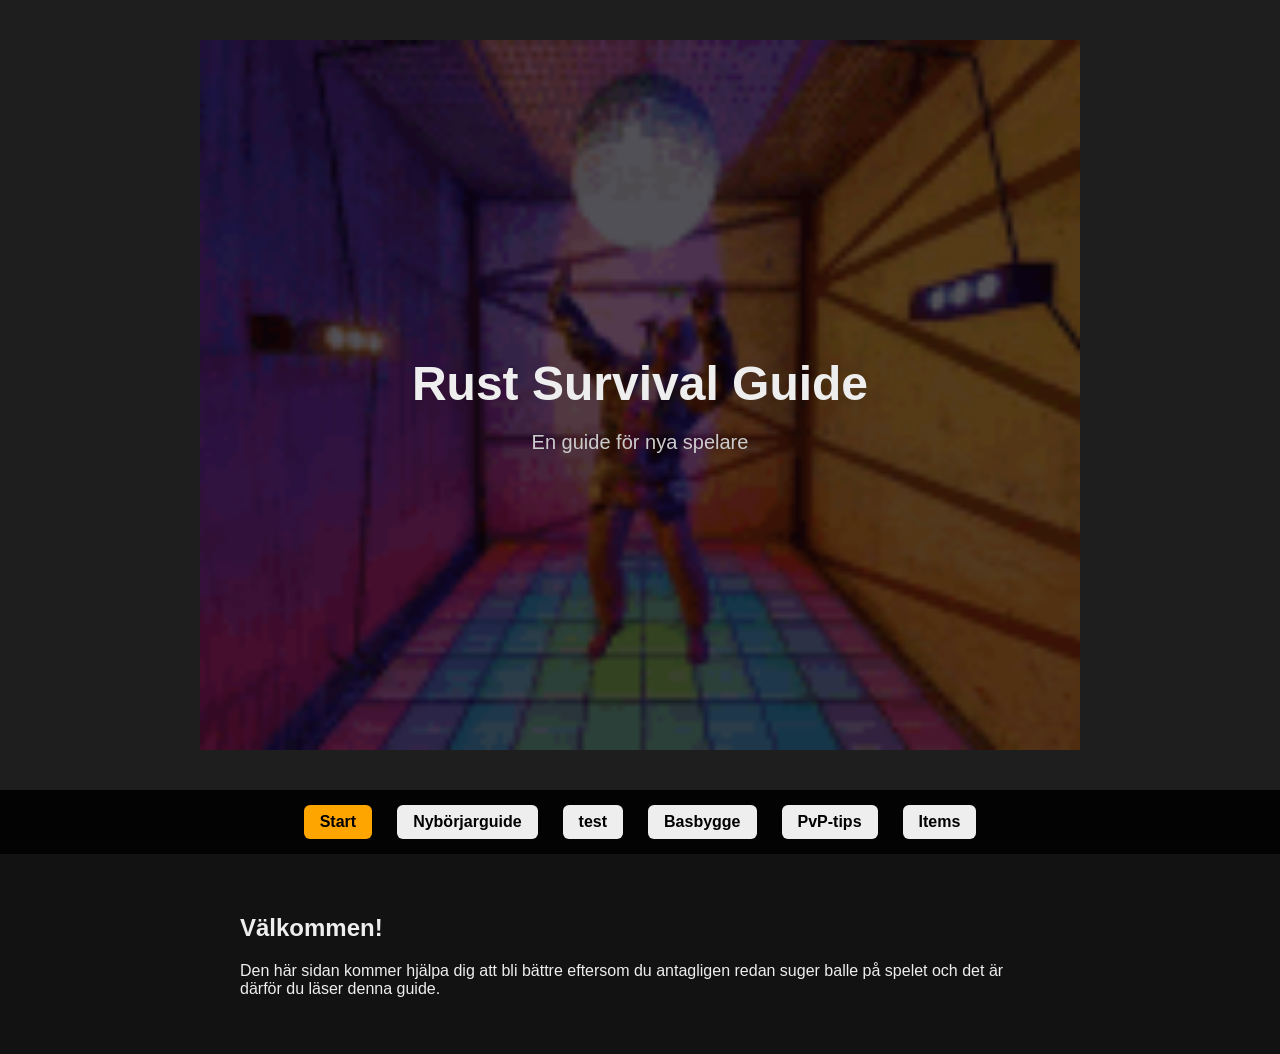
<file: index.html>
<!DOCTYPE html>
<html lang="sv">
<head>
    <meta charset="UTF-8">
    <title>Rust Survival Guide</title>
    <link rel="preconnect" href="https://fonts.googleapis.com">
    <link rel="preconnect" href="https://fonts.gstatic.com" crossorigin>
    <link href="https://fonts.googleapis.com/css2?family=Montserrat:wght@400;700;900&family=Open+Sans:wght@400;600&display=swap" rel="stylesheet">
    <link rel="stylesheet" href="style.css">
    <meta name="viewport" content="width=device-width, initial-scale=1.0">
</head>
<body>    

<header>

<section class="hero">
    <div class="hero-content">
        <h1>Rust Survival Guide</h1>
        <p>En guide för nya spelare</p>
    </div>
</section>
</header>

<nav>
    <a href="index.html" class="active">Start</a>
    <a href="nyborjare.html">Nybörjarguide</a>
    <a href="test.php">test</a>
    <a href="basbygge.html">Basbygge</a>
    <a href="pvp.html">PvP-tips</a>
    <a href="items.html">Items</a>
</nav>

<section id="start">
    <h2>Välkommen!</h2>
    <p>Den här sidan kommer hjälpa dig att bli bättre eftersom du antagligen redan suger balle på spelet och det är därför du läser denna guide.</p>
</section>
</file>
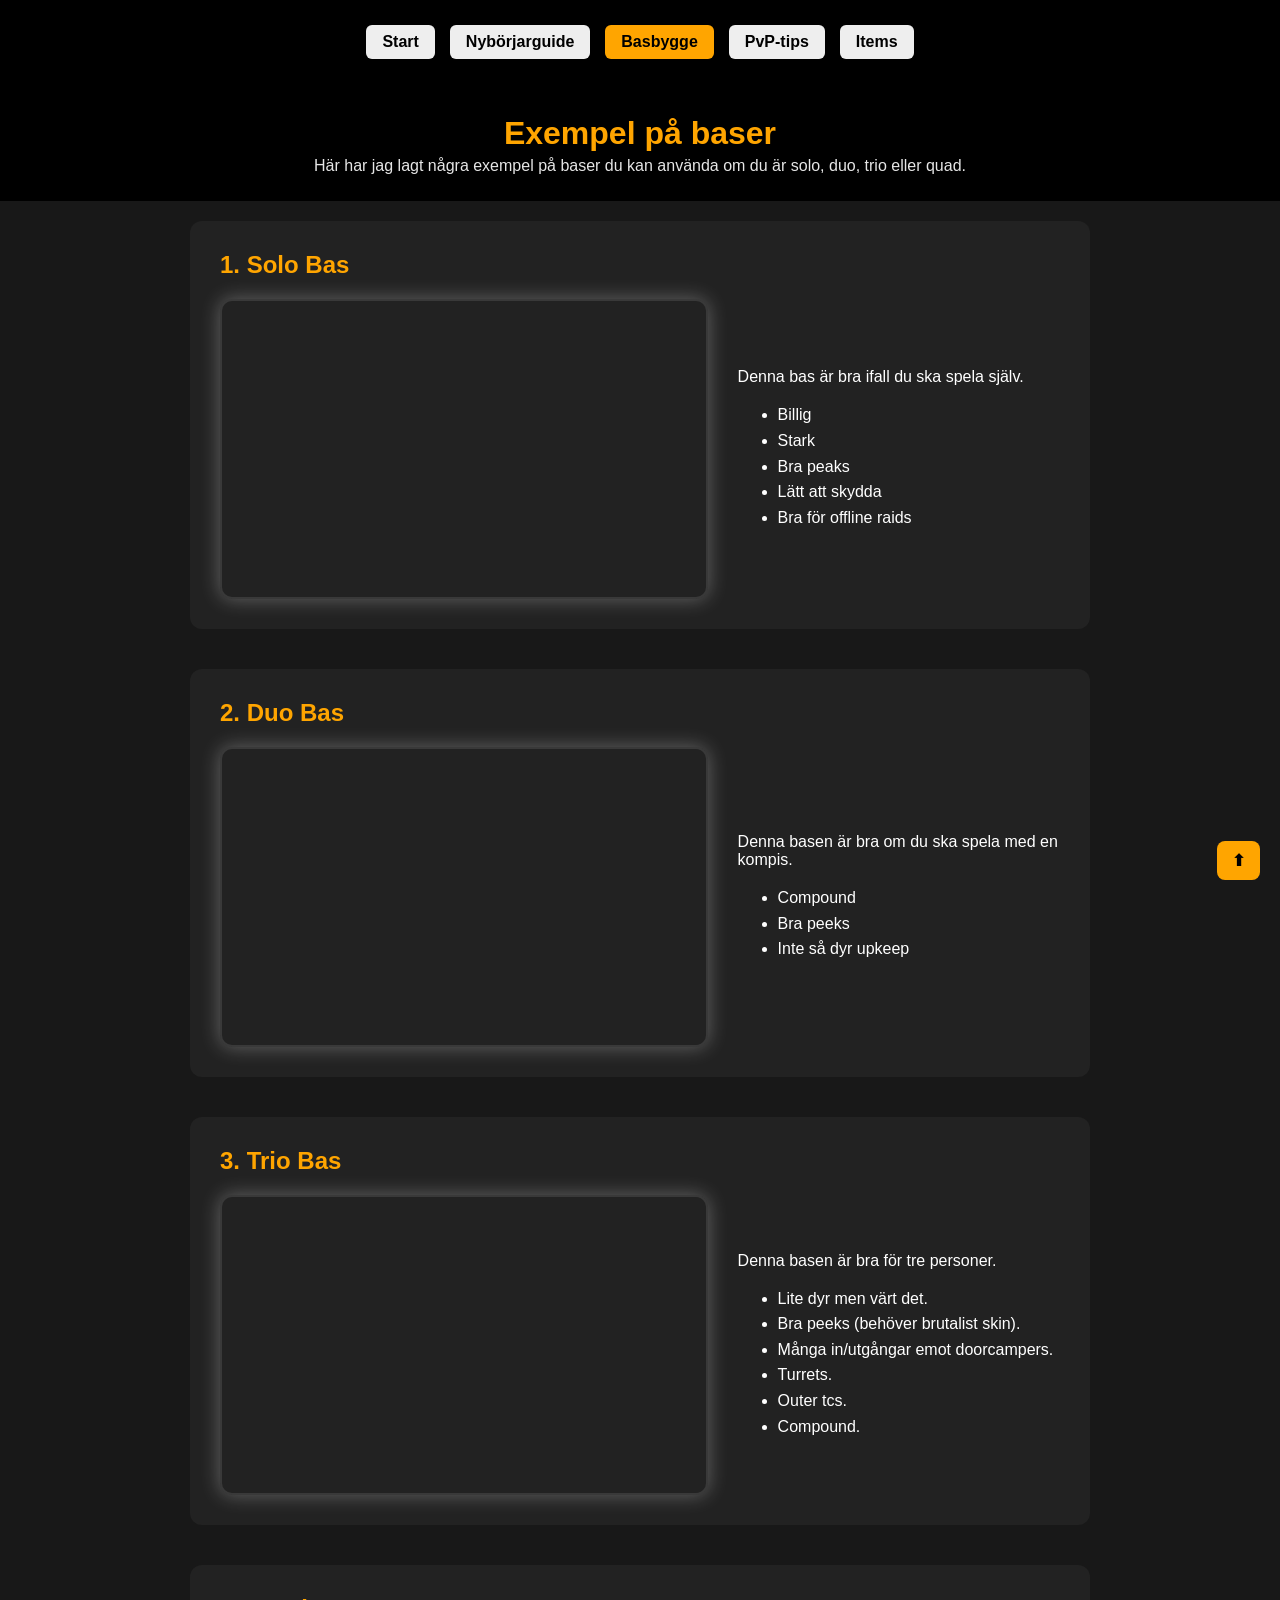
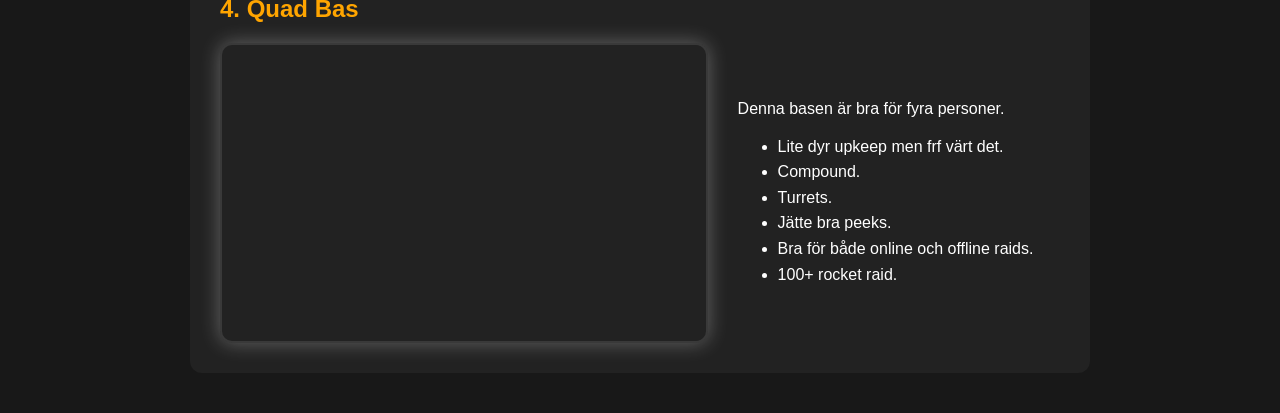
<file: basbygge.html>
<!DOCTYPE html>
<html lang="sv">
<head>
    <meta charset="UTF-8">
    <meta name="viewport" content="width=device-width, initial-scale=1.0"> <title>Basbygge</title>
    <link rel="stylesheet" href="basbygge.css">
</head>

<body>

<header>
    <nav>
        <a href="index.html">Start</a>
        <a href="nyborjare.html">Nybörjarguide</a>
        <a href="basbygge.html" class="active">Basbygge</a>
        <a href="pvp.html">PvP-tips</a>
        <a href="items.html">Items</a>
    </nav>
</header>

<header>
    <h1>Exempel på baser</h1>
    <p>Här har jag lagt några exempel på baser du kan använda om du är solo, duo, trio eller quad.</p>
</header>

<div class="video-section">

    <div class="video-box">
        <h3>1. Solo Bas</h3>
        <div class="content-wrapper">
            <iframe src="https://www.youtube.com/embed/DHsEePKHfMM" frameborder="0" allowfullscreen></iframe>
            <div class="text-info">
                <p>Denna bas är bra ifall du ska spela själv.</p>
                <ul>
                    <li>Billig</li>
                    <li>Stark</li>
                    <li>Bra peaks</li>
                    <li>Lätt att skydda</li>
                    <li>Bra för offline raids</li>
                </ul>
            </div>
        </div>
    </div>

    <div class="video-box">
        <h3>2. Duo Bas</h3>
        <div class="content-wrapper">
            <iframe src="https://www.youtube.com/embed/cPDjHvSZ92M" frameborder="0" allowfullscreen></iframe>
            <div class="text-info">
                <p>Denna basen är bra om du ska spela med en kompis.</p>
                <ul>
                    <li>Compound</li>
                    <li>Bra peeks</li>
                    <li>Inte så dyr upkeep</li>
                </ul>
            </div>
        </div>
    </div>

    <div class="video-box">
        <h3>3. Trio Bas</h3>
        <div class="content-wrapper">
            <iframe src="https://www.youtube.com/embed/_mu3iRotO8s" frameborder="0" allowfullscreen></iframe>
            <div class="text-info">
                <p>Denna basen är bra för tre personer.</p>
                <ul>
                    <li>Lite dyr men värt det.</li>
                    <li>Bra peeks (behöver brutalist skin).</li>
                    <li>Många in/utgångar emot doorcampers.</li>
                    <li>Turrets.</li>
                    <li>Outer tcs.</li>
                    <li>Compound.</li>
                </ul>
            </div>
        </div>
    </div>

    <div class="video-box">
        <h3>4. Quad Bas</h3>    
        <div class="content-wrapper">
            <iframe src="https://www.youtube.com/embed/cNXHH4aYsWQ" frameborder="0" allowfullscreen></iframe>
            <div class="text-info">
                <p>Denna basen är bra för fyra personer.</p>
                <ul>
                    <li>Lite dyr upkeep men frf värt det.</li>
                    <li>Compound.</li>
                    <li>Turrets.</li>
                    <li>Jätte bra peeks.</li>
                    <li>Bra för både online och offline raids.</li>
                    <li>100+ rocket raid.</li>
                </ul>
            </div>
        </div>
    </div>

</div>

<a href="#top" class="top">⬆</a>

</body>
</html>
</file>
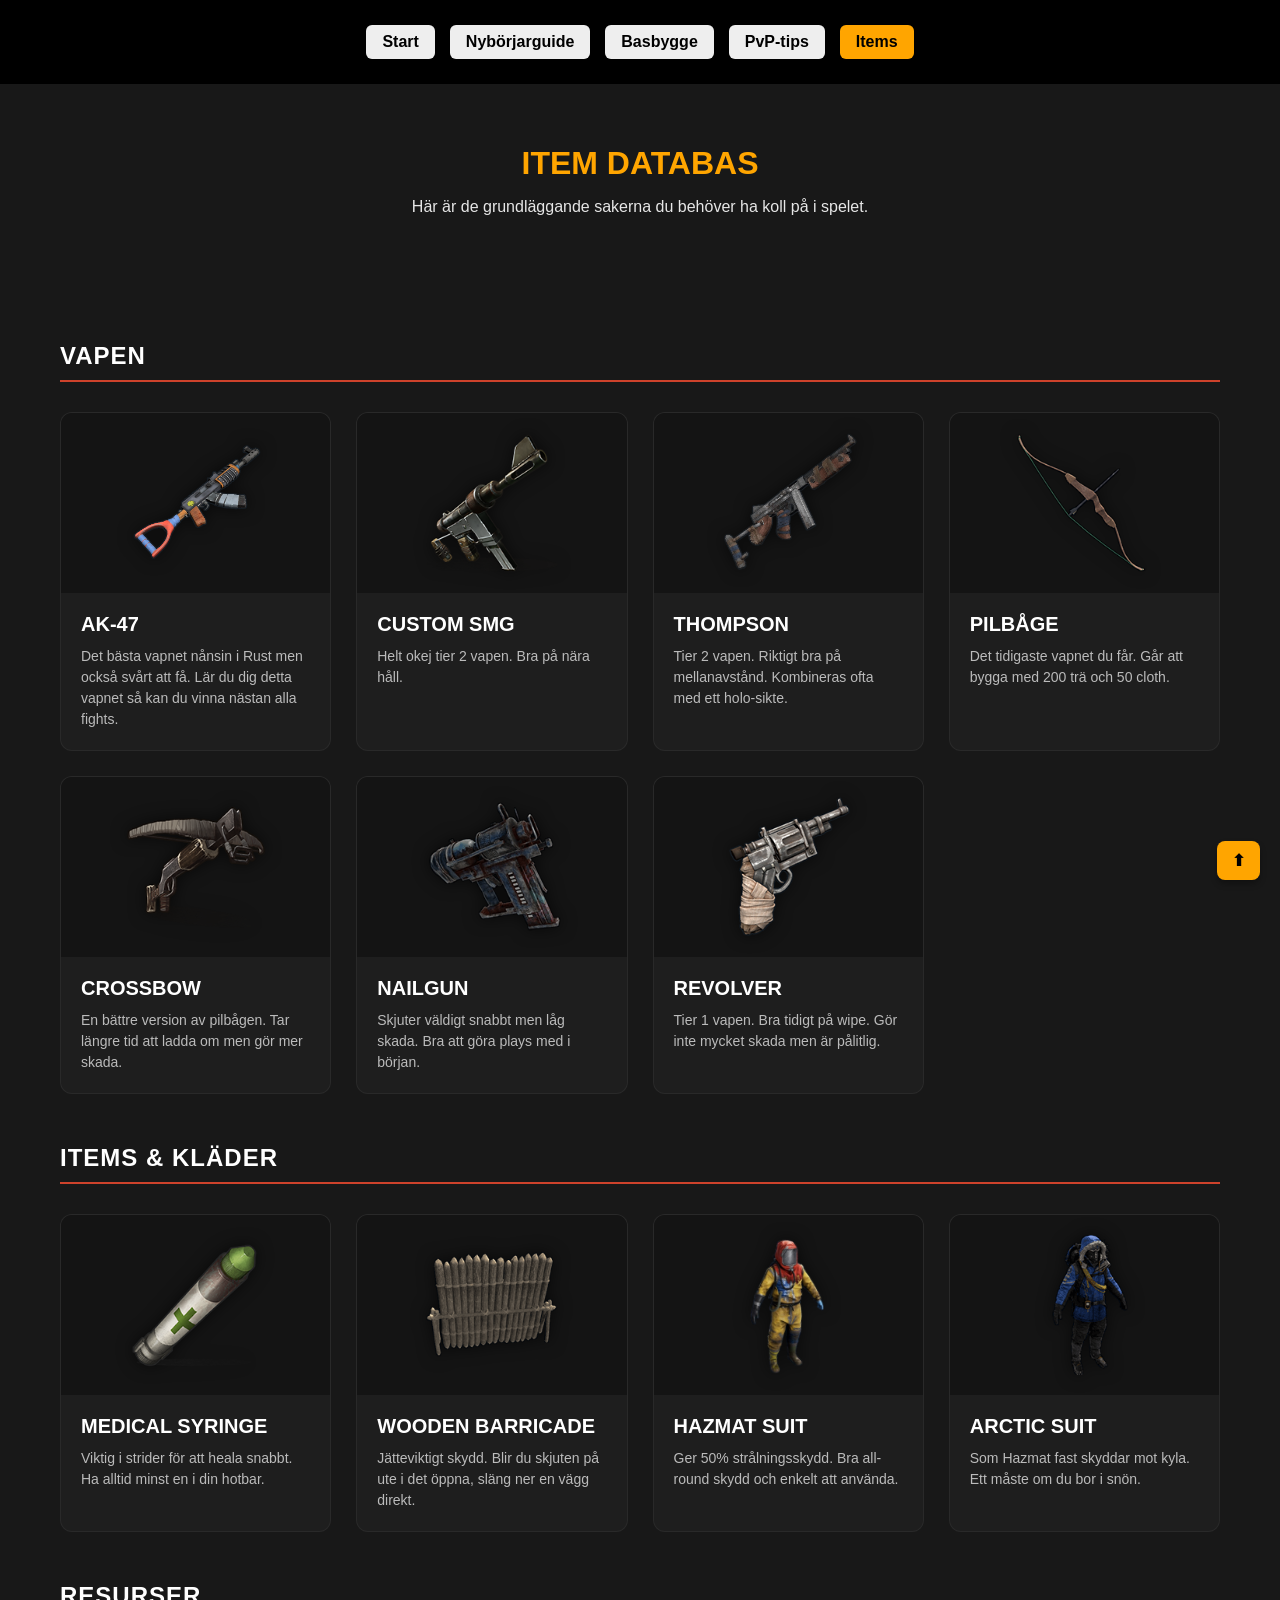
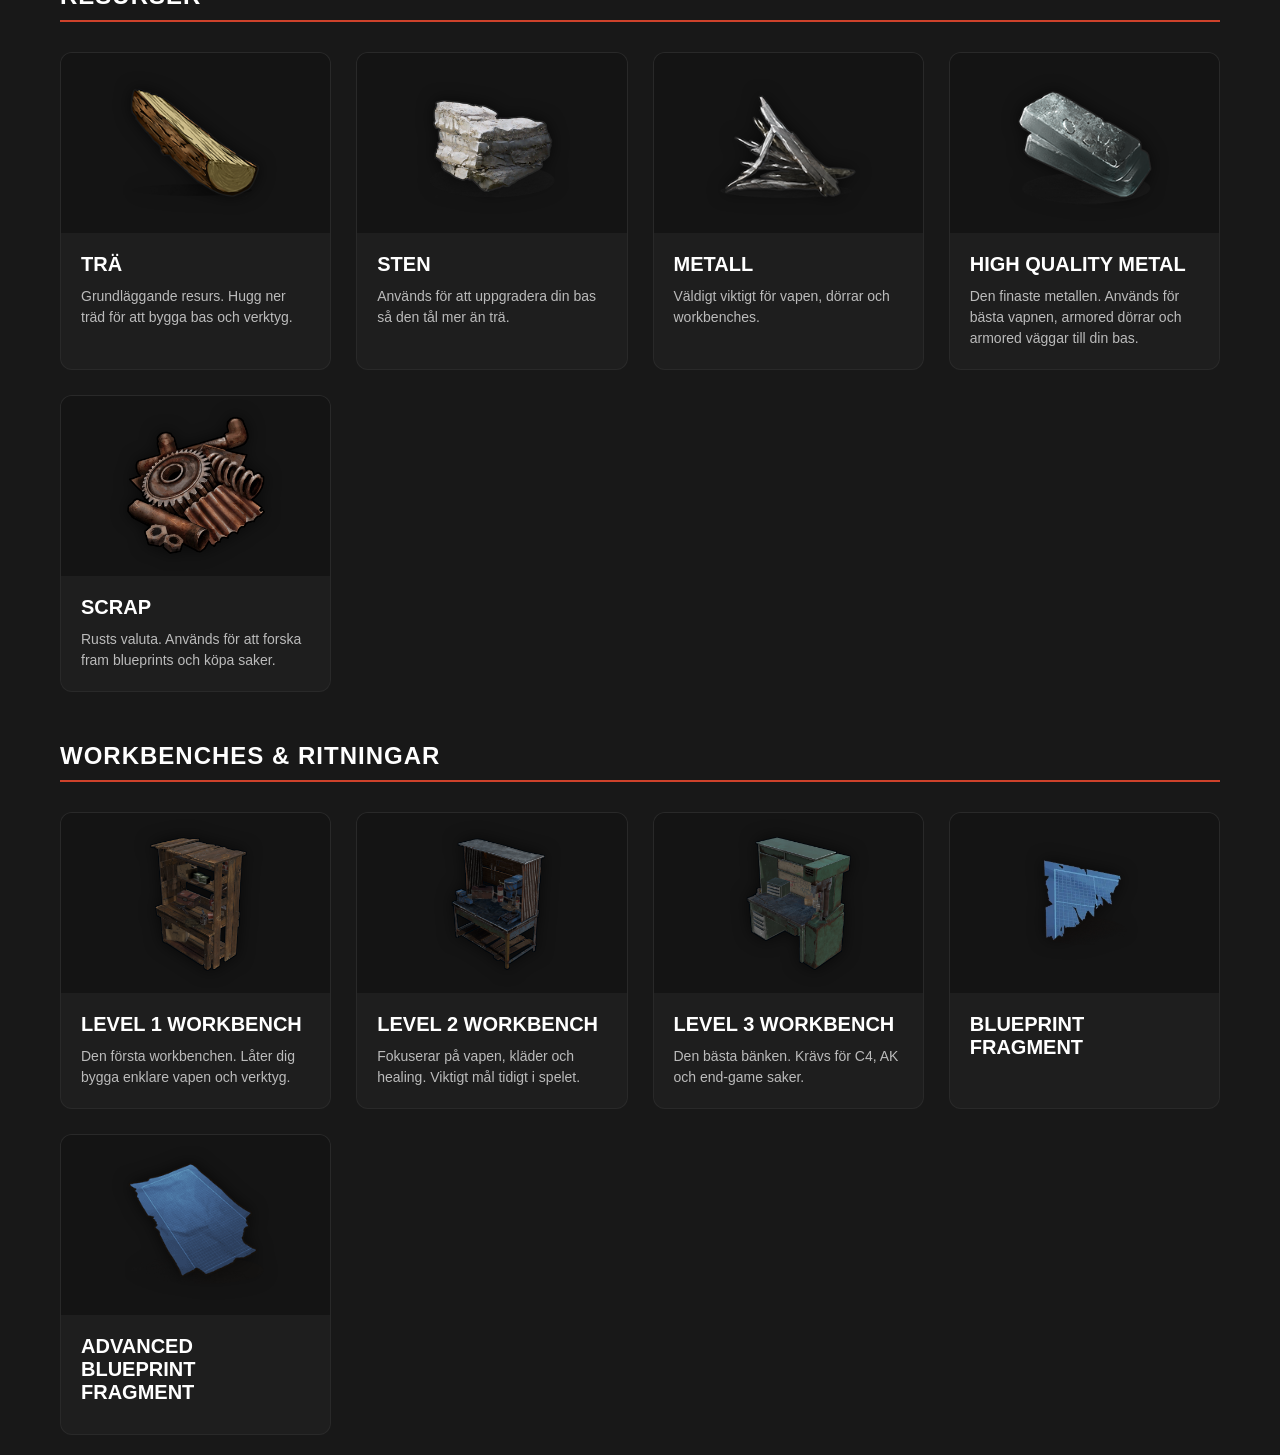
<file: items.html>
<!DOCTYPE html>
<html lang="sv">
<head>
    <meta charset="UTF-8">
    <title>Items - Rust Guide</title>
    <link rel="stylesheet" href="items.css">
    <link href="https://fonts.googleapis.com/css2?family=Montserrat:wght@400;700;900&family=Open+Sans:wght@400;600&display=swap" rel="stylesheet">
</head>

<body>
    <header>
        <nav>
            <a href="index.html">Start</a>
            <a href="nyborjare.html">Nybörjarguide</a>
            <a href="basbygge.html">Basbygge</a>
            <a href="pvp.html">PvP-tips</a>
            <a href="items.html" class="active">Items</a>
        </nav>
    </header>

    <div class="page-intro">
        <h1 class="intro">Item Databas</h1>
        <p>Här är de grundläggande sakerna du behöver ha koll på i spelet.</p>
    </div>

    <section class="items-section">

        <h2 class="category-title">Vapen</h2>
        <div class="items-grid">

            <div class="item-card">
                <div class="card-image"><img src="akrifle.png" alt="AK-47"></div>
                <div class="card-info">
                    <h3>AK-47</h3>
                    <p>Det bästa vapnet nånsin i Rust men också svårt att få. Lär du dig detta vapnet så kan du vinna nästan alla fights.</p>
                </div>
            </div>

            <div class="item-card">
                <div class="card-image"><img src="custom.png" alt="Custom SMG"></div>
                <div class="card-info">
                    <h3>Custom SMG</h3>
                    <p>Helt okej tier 2 vapen. Bra på nära håll.</p>
                </div>
            </div>

            <div class="item-card">
                <div class="card-image"><img src="thompson.png" alt="Thompson"></div>
                <div class="card-info">
                    <h3>Thompson</h3>
                    <p>Tier 2 vapen. Riktigt bra på mellanavstånd. Kombineras ofta med ett holo-sikte.</p>
                </div>
            </div>

            <div class="item-card">
                <div class="card-image"><img src="pilbåge.png" alt="Pilbåge"></div>
                <div class="card-info">
                    <h3>Pilbåge</h3>
                    <p>Det tidigaste vapnet du får. Går att bygga med 200 trä och 50 cloth.</p>
                </div>
            </div>

            <div class="item-card">
                <div class="card-image"><img src="crossbow.png" alt="Crossbow"></div>
                <div class="card-info">
                    <h3>Crossbow</h3>
                    <p>En bättre version av pilbågen. Tar längre tid att ladda om men gör mer skada.</p>
                </div>
            </div>

            <div class="item-card">
                <div class="card-image"><img src="nailgun.png" alt="Nailgun"></div>
                <div class="card-info">
                    <h3>Nailgun</h3>
                    <p>Skjuter väldigt snabbt men låg skada. Bra att göra plays med i början.</p>
                </div>
            </div>

            <div class="item-card">
                <div class="card-image"><img src="revolver.png" alt="Revolver"></div>
                <div class="card-info">
                    <h3>Revolver</h3>
                    <p>Tier 1 vapen. Bra tidigt på wipe. Gör inte mycket skada men är pålitlig.</p>
                </div>
            </div>

        </div> <h2 class="category-title">Items & Kläder</h2>
        <div class="items-grid">

            <div class="item-card">
                <div class="card-image"><img src="medstick.png" alt="Medical Syringe"></div>
                <div class="card-info">
                    <h3>Medical Syringe</h3>
                    <p>Viktig i strider för att heala snabbt. Ha alltid minst en i din hotbar.</p>
                </div>
            </div>

            <div class="item-card">
                <div class="card-image"><img src="vägg.png" alt="Vägg"></div>
                <div class="card-info">
                    <h3>Wooden Barricade</h3>
                    <p>Jätteviktigt skydd. Blir du skjuten på ute i det öppna, släng ner en vägg direkt.</p>
                </div>
            </div>

            <div class="item-card">
                <div class="card-image"><img src="hazmat.png" alt="Hazmat"></div>
                <div class="card-info">
                    <h3>Hazmat Suit</h3>
                    <p>Ger 50% strålningsskydd. Bra all-round skydd och enkelt att använda.</p>
                </div>
            </div>

            <div class="item-card">
                <div class="card-image"><img src="arcticsuit.png" alt="Arctic Suit"></div>
                <div class="card-info">
                    <h3>Arctic Suit</h3>
                    <p>Som Hazmat fast skyddar mot kyla. Ett måste om du bor i snön.</p>
                </div>
            </div>

        </div>


        <h2 class="category-title">Resurser</h2>
        <div class="items-grid">

            <div class="item-card">
                <div class="card-image"><img src="wood.png" alt="Trä"></div>
                <div class="card-info">
                    <h3>Trä</h3>
                    <p>Grundläggande resurs. Hugg ner träd för att bygga bas och verktyg.</p>
                </div>
            </div>

            <div class="item-card">
                <div class="card-image"><img src="Stone.webp" alt="Sten"></div>
                <div class="card-info">
                    <h3>Sten</h3>
                    <p>Används för att uppgradera din bas så den tål mer än trä.</p>
                </div>
            </div>

            <div class="item-card">
                <div class="card-image"><img src="metal.fragments.png" alt="Metall"></div>
                <div class="card-info">
                    <h3>Metall</h3>
                    <p>Väldigt viktigt för vapen, dörrar och workbenches.</p>
                </div>
            </div>

            <div class="item-card">
                <div class="card-image"><img src="HQM.png" alt="High Quality Metal"></div>
                <div class="card-info">
                    <h3>High Quality Metal</h3>
                    <p>Den finaste metallen. Används för bästa vapnen, armored dörrar och armored väggar till din bas.</p>
                </div>
            </div>

            <div class="item-card">
                <div class="card-image"><img src="scrap.webp" alt="Scrap"></div>
                <div class="card-info">
                    <h3>Scrap</h3>
                    <p>Rusts valuta. Används för att forska fram blueprints och köpa saker.</p>
                </div>
            </div>

        </div>


        <h2 class="category-title">Workbenches & Ritningar</h2>
        <div class="items-grid">

            <div class="item-card">
                <div class="card-image"><img src="tier1.png" alt="Tier 1"></div>
                <div class="card-info">
                    <h3>Level 1 Workbench</h3>
                    <p>Den första workbenchen. Låter dig bygga enklare vapen och verktyg.</p>
                </div>
            </div>

            <div class="item-card">
                <div class="card-image"><img src="tier2.png" alt="Tier 2"></div>
                <div class="card-info">
                    <h3>Level 2 Workbench</h3>
                    <p>Fokuserar på vapen, kläder och healing. Viktigt mål tidigt i spelet.</p>
                </div>
            </div>

            <div class="item-card">
                <div class="card-image"><img src="tier3.png" alt="Tier 3"></div>
                <div class="card-info">
                    <h3>Level 3 Workbench</h3>
                    <p>Den bästa bänken. Krävs för C4, AK och end-game saker.</p>
                </div>
            </div>

             <div class="item-card">
                <div class="card-image"><img src="BP1.webp" alt="BP Fragment"></div>
                <div class="card-info">
                    <h3>Blueprint Fragment</h3>
                </div>
            </div>


            <div class="item-card">
                <div class="card-image"><img src="BP2.png" alt="Advanced BP Fragment"></div>
                <div class="card-info">
                    <h3>Advanced Blueprint Fragment</h3>
                </div>
            </div>
            <a href="#top" class="top">⬆</a>
</file>
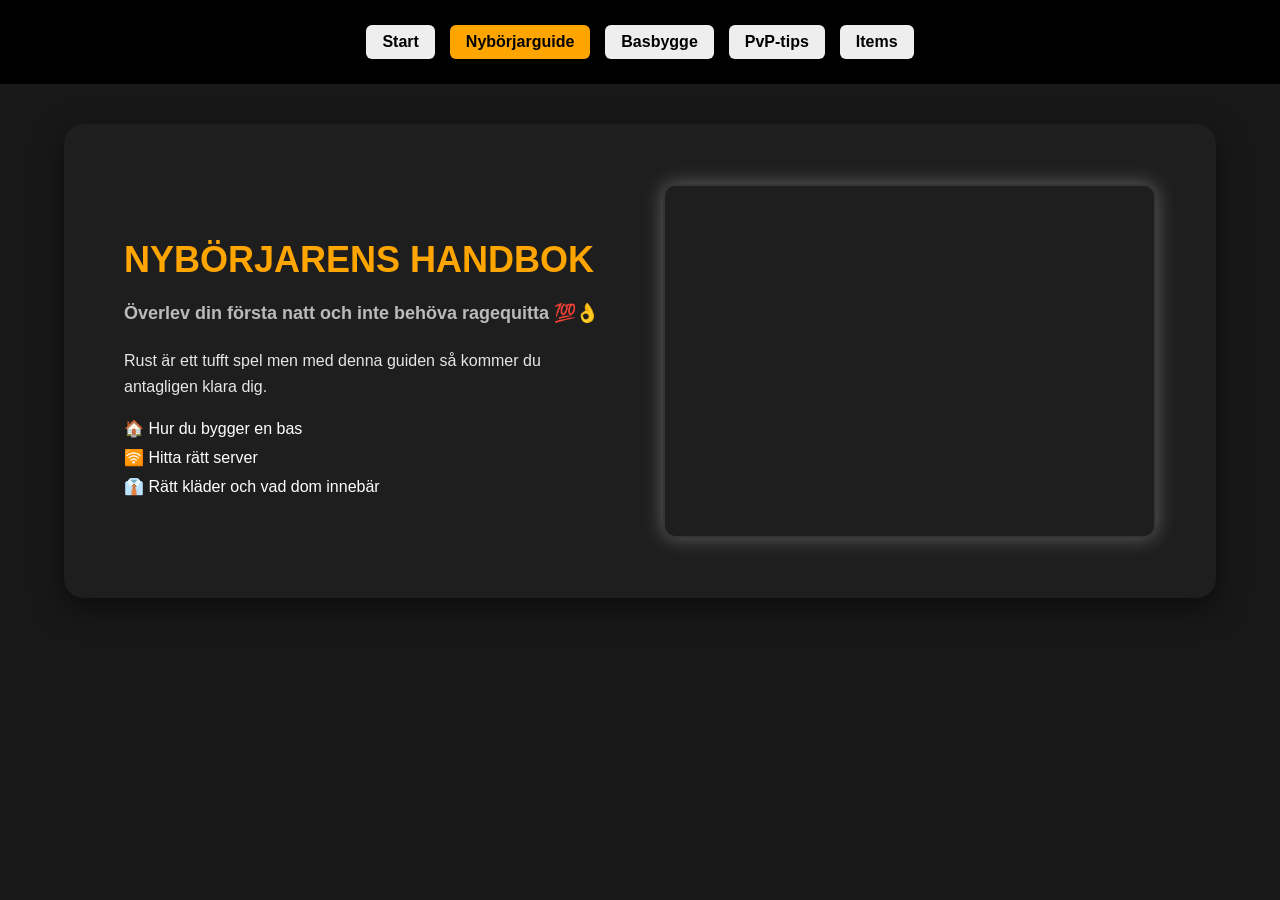
<file: nyborjare.html>
<!DOCTYPE html>
<html lang="sv">
<head>
    <meta charset="UTF-8">
    <meta name="viewport" content="width=device-width, initial-scale=1.0"> <title>Tips för nybörjare</title>
    <link rel="stylesheet" href="nyborjare.css">
</head>

<body>
    <header>
        <nav>
            <a href="index.html">Start</a>
            <a href="nyborjare.html" class="active">Nybörjarguide</a>
            <a href="basbygge.html">Basbygge</a>
            <a href="pvp.html">PvP-tips</a>
            <a href="items.html">Items</a>
        </nav>
    </header>

<section class="hero">
    
    <div class="content">
        <h1>Nybörjarens Handbok</h1>
        <p class="subtitle">Överlev din första natt och inte behöva ragequitta 💯👌</p>
        
        <p>Rust är ett tufft spel men med denna guiden så kommer du antagligen klara dig.</p>
        
        <ul class="list">
            <li>🏠 Hur du bygger en bas</li>
            <li>🛜 Hitta rätt server</li>
            <li>👔 Rätt kläder och vad dom innebär</li>
        </ul>
    </div>

    <div class="video">
        <iframe src="https://www.youtube.com/embed/Wc0ZJo06oAw" frameborder="0" allowfullscreen></iframe>
    </div>

</section>
</file>
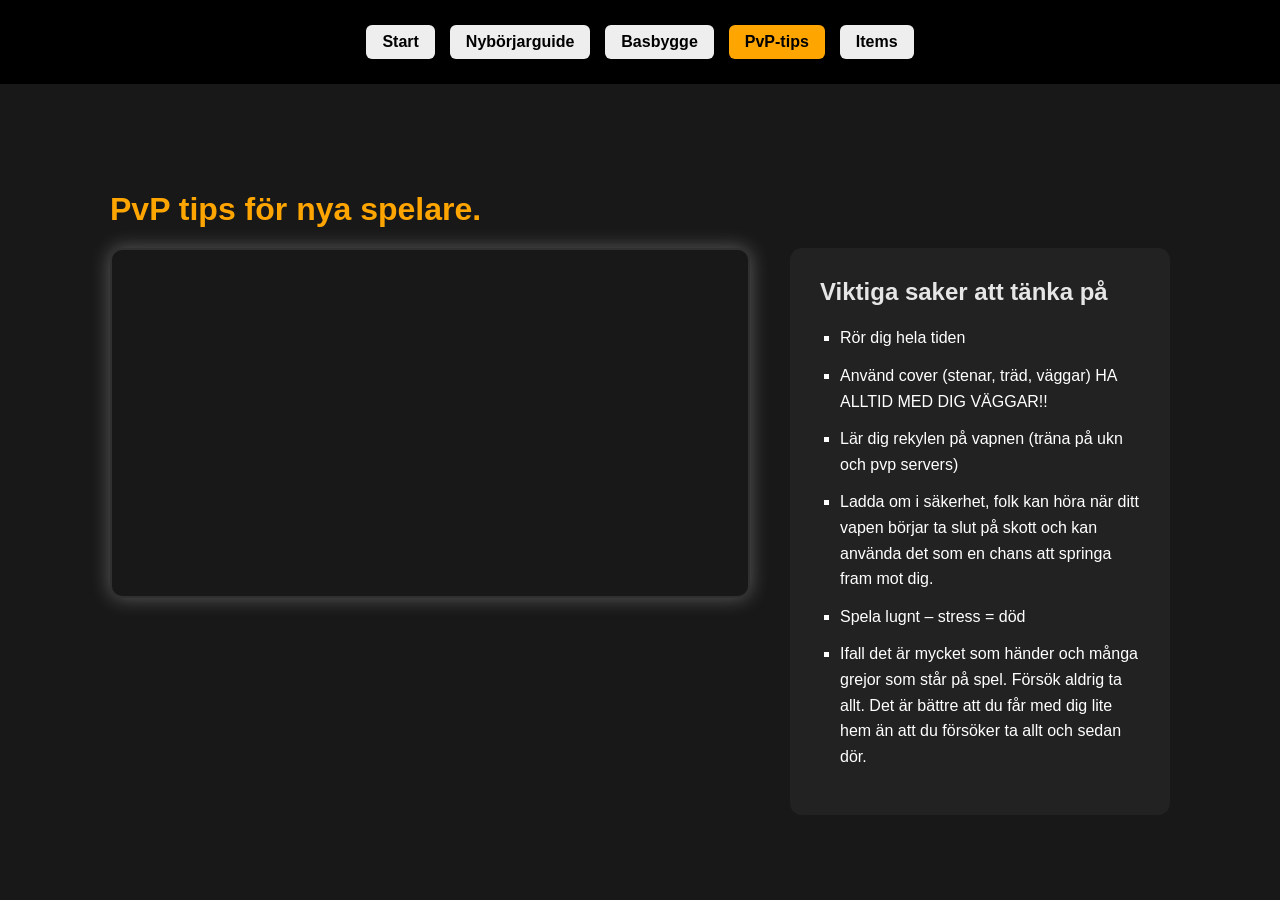
<file: pvp.html>
<!DOCTYPE html>
<html lang="sv">
<head>
    <meta charset="UTF-8">
    <meta name="viewport" content="width=device-width, initial-scale=1.0"> <title>PVP tips</title>
    <link rel="stylesheet" href="pvp.css">
</head>

<body>

<header>
    <nav>
        <a href="index.html">Start</a>
        <a href="nyborjare.html">Nybörjarguide</a>
        <a href="basbygge.html">Basbygge</a>
        <a href="pvp.html" class="active">PvP-tips</a>
        <a href="items.html">Items</a>
    </nav>    
</header>

<section class="pvp-layout">

    <h1>PvP tips för nya spelare.</h1>

    <div class="pvp-container">

        <div class="video-box">
            <iframe 
                src="https://www.youtube.com/embed/JW2FwsgFRPM"
                frameborder="0"
                allowfullscreen>
            </iframe>
        </div>

        <div class="pvp-text">
            <h2>Viktiga saker att tänka på</h2>
            <ul>
                <li>Rör dig hela tiden</li>
                <li>Använd cover (stenar, träd, väggar) HA ALLTID MED DIG VÄGGAR!!</li>
                <li>Lär dig rekylen på vapnen (träna på ukn och pvp servers)</li>
                <li>Ladda om i säkerhet, folk kan höra när ditt vapen börjar ta slut på skott och kan använda det som en chans att springa fram mot dig.</li>
                <li>Spela lugnt – stress = död</li>
                <li>Ifall det är mycket som händer och många grejor som står på spel. Försök aldrig ta allt. Det är bättre att du får med dig lite hem än att du försöker ta allt och sedan dör.</li>
            </ul>
        </div>

    </div>

</section>

</body>
</html>
</file>
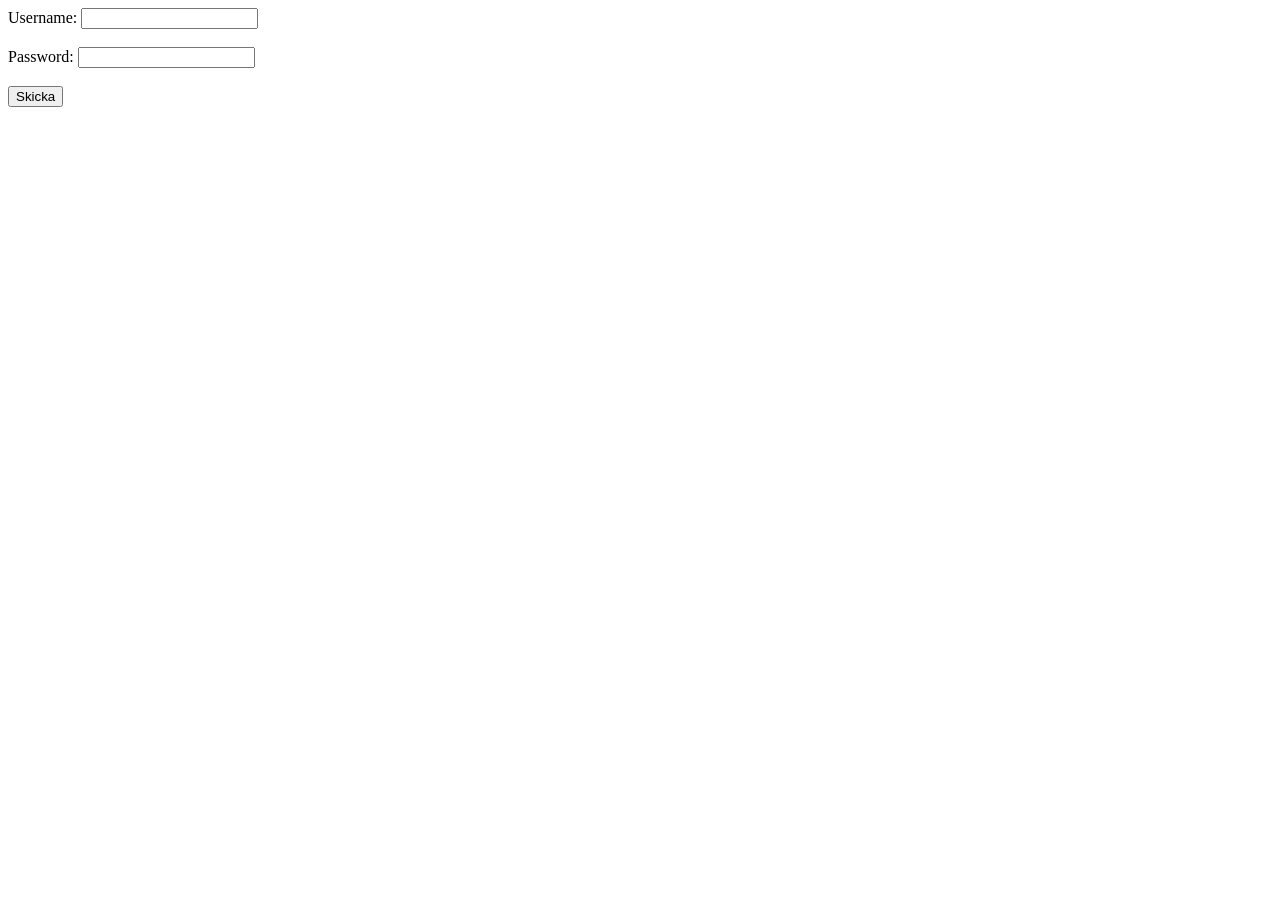
<file: test.html>
<!DOCTYPE html>
<html>
<head>
  <meta charset="UTF-8">
  <title>Formulär</title>
</head>
<body>
  <form method="POST" action="test.php">
    Username: <input type="text" name="username" required><br><br>
    Password: <input type="password" name="password" required><br><br>
    <input type="submit" value="Skicka">
  </form>
</body>
</html>
</file>
<file: style.css>
nav {
    display: flex;
    justify-content: center;
    flex-wrap: wrap; /* Låter knapparna hoppa ner en rad på små skärmar */
    gap: 15px; /* Minskat från 25px för att passa mobiler bättre */
    background: rgba(0,0,0,0.8);
    backdrop-filter: blur(8px);
    padding: 15px;
}

body {
    margin: 0;
    font-family: Arial, sans-serif;
    background-color: #121212;
    color: #eee;
}

header {
    text-align: center;
    padding: 40px;
    background: #1e1e1e;
}

nav {
    display: flex;
    justify-content: center;
    gap: 25px;
    background: rgba(0,0,0,0.8);
    backdrop-filter: blur(8px);
}

nav a {
    padding: 8px 16px;
    background: #eee;
    color: #000;
    border-radius: 6px;
    text-decoration: none;
    font-weight: bold;
    text-decoration: none;
}

nav a:hover {
    background: orange;
    color: black;
    transform: translateY(-2px);
}

nav a.active { /* Så man ser vilken sida man är på */
    background: orange;
    color: black;
}

section {
    padding: 40px;
    max-width: 800px;
    margin: auto;
}

/* --- HERO SKIT? --- */


.hero {
    height: 70vh;
    background: url("rust-dance.gif") center/cover no-repeat;
    display: flex;
    flex-direction: column;
    justify-content: center;
    align-items: center;
    text-align: center;
    position: relative;
}

.hero::before {
    content: "";
    position: absolute;
    inset: 0;
    background: rgba(0,0,0,0.65);
}

.hero-content {
    position: relative;
    z-index: 2;
}

.hero h1 {
    font-size: 48px;
    margin-bottom: 10px;
}

.hero p {
    font-size: 20px;
    color: #ccc;
}

/* Mobil */

.container {
    max-width: 900px;
    width: 100%;
    margin: auto;
}
</file>
<file: basbygge.css>
* {
    box-sizing: border-box;
}

body {
    margin: 0;
    font-family: Arial, sans-serif;
    background-color: #181818;
    color: #e6e6e6;
    overflow-x: hidden; /* Förhindrar att sidan skrollas i sidled */
}

/* --- HEADER & NAV --- */

header {
    text-align: center;
    background: #000;
    padding: 10px 0;
}

nav {
    display: flex;
    justify-content: center;
    flex-wrap: wrap;
    gap: 15px;
    background: rgba(0,0,0,0.8);
    backdrop-filter: blur(8px);
    padding: 15px;
}

nav a {
    padding: 8px 16px;
    background: #eee;
    color: #000;
    border-radius: 6px;
    text-decoration: none;
    font-weight: bold;
    transition: 0.3s;
}

nav a:hover {
    background: orange;
    color: black;
    transform: translateY(-2px);
}

nav a.active {
    background: orange;
    color: black;
}

/* --- INNEHÅLL & HEADER 2 --- */

header h1 {
    color: orange;
    margin-bottom: 5px;
}

header p {
    margin-top: 0;
    padding: 0 20px;
}

/* --- VIDEO SEKTION --- */

.video-section {
    display: flex;
    flex-direction: column;
    align-items: center;
    margin-top: 20px;
    padding: 0 15px;
}

.video-box {
    margin-bottom: 40px;
    width: 100%;
    max-width: 900px;
    background: #222;
    padding: 30px;
    border-radius: 12px;
}

.video-box h3 {
    margin-top: 0;
    margin-bottom: 20px;
    color: orange;
    font-size: 24px;
}

.content-wrapper {
    display: flex;
    justify-content: space-between;
    gap: 30px;
    align-items: center;
}

.video-box iframe {
    flex: 1.5;
    width: 100%;
    height: 300px;
    border-radius: 12px;
    box-shadow: 0 0 20px rgba(255, 255, 255, 0.3);
    border: 2px solid rgba(255, 255, 255, 0.1);
}

.text-info {
    flex: 1;
    text-align: left;
    color: #fff;
}

.text-info ul {
    line-height: 1.6;
}

/* --- TILLBAKA TILL TOPPEN KNAPP --- */
.top {
    position: fixed;
    bottom: 20px;
    right: 20px;
    background: orange;
    color: black;
    padding: 10px 15px;
    border-radius: 8px;
    text-decoration: none;
    font-weight: bold;
    transition: 0.3s;
}

.top:hover {
    transform: scale(1.1);
}

/* --- MOBILANPASSNING --- */
@media (max-width: 900px) { /* Använder 900px som brytpunkt så det matchar förra sidan */
    .content-wrapper {
        flex-direction: column; /* Staplar video och text på varandra */
        align-items: center;
    }

    .video-box {
        padding: 20px; /* Mindre padding för att spara plats */
    }

    .video-box iframe {
        height: 220px; /* Lägre höjd på videon på små skärmar */
    }

    .text-info {
        width: 100%;
    }
}
</file>
<file: items.css>
/* Säger till webbläsaren att räkna in padding i bredden */
* {
    box-sizing: border-box;
}

body {
    margin: 0;
    font-family: Arial, sans-serif;
    background-color: #181818;
    color: #e6e6e6;
    overflow-x: hidden; /* Förhindrar att sidan skrollas i sidled */
}

/* --- HEADER OCH NAV SKIT --- */

header {
    text-align: center;
    background: #000;
    padding: 10px 0;
}

nav {
    display: flex;
    justify-content: center;
    flex-wrap: wrap; /* Låter knapparna hoppa ner en rad på små skärmar */
    gap: 15px; /* Minskat gap för mobiler */
    background: rgba(0,0,0,0.8);
    backdrop-filter: blur(8px);
    padding: 15px;
}

nav a {
    padding: 8px 16px;
    background: #eee;
    color: #000;
    border-radius: 6px;
    text-decoration: none;
    font-weight: bold;
    transition: 0.3s ease;
}

nav a:hover {
    background: orange;
    color: black;
    transform: translateY(-2px);
}

nav a.active {
    background: orange;
    color: black;
}

/* ITEMS SECTION */

/* Rubriken högst upp */
.page-intro {
    text-align: center;
    padding: 40px 20px;
}

.intro {
    font-size: 32px;
    color: orange;
    margin-bottom: 10px;
    text-transform: uppercase;
}

/* Huvudcontainern */
.items-section {
    max-width: 1200px;
    margin: 0 auto;
    padding: 20px;
}

/* Kategorier för olika skit */
.category-title {
    border-bottom: 2px solid #ce422b;
    padding-bottom: 10px;
    margin-top: 50px;
    margin-bottom: 30px;
    font-size: 24px;
    text-transform: uppercase;
    color: #fff;
    letter-spacing: 1px;
}

/* RUTNÄTET */
.items-grid {
    display: grid;
    /* Ändrade minmax från 280px till 250px så de passar de allra minsta mobilerna bättre */
    grid-template-columns: repeat(auto-fill, minmax(250px, 1fr));
    gap: 25px;
}

/* KORTENS DESIGN */
.item-card {
    background: #1e1e1e;
    border-radius: 12px;
    overflow: hidden;
    border: 1px solid rgba(255,255,255,0.05);
    transition: transform 0.3s, box-shadow 0.3s;
    display: flex;
    flex-direction: column;
}

/* Hover effekt på alla items */
.item-card:hover {
    transform: translateY(-5px);
    box-shadow: 0 10px 20px rgba(0,0,0,0.5);
    border-color: #ce422b;
}

.card-image {
    background: #141414;
    height: 180px;
    display: flex;
    align-items: center;
    justify-content: center;
    padding: 20px;
}

.card-image img {
    max-width: 100%;
    max-height: 100%;
    object-fit: contain;
    filter: drop-shadow(0 0 8px rgba(0,0,0,0.6));
}

/* Text delen */
.card-info {
    padding: 20px;
    flex-grow: 1;
}

.card-info h3 {
    margin: 0 0 10px 0;
    color: #fff;
    font-size: 20px;
    text-transform: uppercase;
}

.card-info p {
    color: #bbb;
    font-size: 14px;
    line-height: 1.5;
    margin: 0;
}

/* Knappen tillbaka till toppen */
.top {
    position: fixed;
    bottom: 20px;
    right: 20px;
    background: orange;
    padding: 10px 15px;
    border-radius: 8px;
    text-decoration: none;
    color: black;
    font-weight: bold;
    box-shadow: 0 4px 6px rgba(0,0,0,0.3);
    transition: transform 0.2s;
    z-index: 100; /* Ser till att knappen alltid ligger överst */
}

.top:hover {
    transform: scale(1.1);
}
</file>
<file: nyborjare.css>
/* Säger till webbläsaren att räkna in padding i bredden */
* {
    box-sizing: border-box;
}

body {
    margin: 0;
    font-family: Arial, sans-serif;
    background-color: #181818;
    color: #e6e6e6;
    overflow-x: hidden; /* Gör så man inte kan skrolla åt höger eller vänster */
}

/* HEADER OCH NAV SKIT */

header {
    text-align: center;
    background: #000;
    padding: 10px 0;
}

nav {
    display: flex;
    justify-content: center;
    flex-wrap: wrap; /* Låter knapparna hoppa ner en rad om det blir trångt */
    gap: 15px; /* Minskat gap för mobiler */
    background: rgba(0,0,0,0.8);
    backdrop-filter: blur(8px);
    padding: 15px;
}

nav a {
    padding: 8px 16px;
    background: #eee;
    color: #000;
    border-radius: 6px;
    text-decoration: none;
    font-weight: bold;
    transition: 0.3s;
}

nav a:hover {
    background: orange;
    color: black;
    transform: translateY(-2px);
}

nav a.active {
    background: orange;
    color: black;
}

/* GUIDE HERO SECTION */

.hero {
    display: flex;
    align-items: center;
    justify-content: space-between;
    gap: 50px;
    background-color: #1e1e1e;
    padding: 60px;
    border-radius: 20px;
    
    /* Centrerar rutan och ger den lite luft på kanterna */
    margin: 40px auto;
    width: 90%; 
    max-width: 1200px;
    
    box-shadow: 0 10px 30px rgba(0,0,0,0.5);
}

.content {
    flex: 1;
    text-align: left;
}

.content h1 {
    font-size: 36px;
    margin-bottom: 10px;
    color: orange; 
    font-family: 'Montserrat', sans-serif;
    text-transform: uppercase;
}

.content .subtitle {
    font-size: 18px;
    color: #bbb;
    margin-bottom: 20px;
    font-weight: bold;
}

.content p {
    font-size: 16px;
    line-height: 1.6;
    color: #e6e6e6;
    margin-bottom: 20px;
}

.list {
    list-style: none;
    padding: 0;
}

.list li {
    margin-bottom: 10px;
    font-size: 16px;
    color: #fff;
}

.video {
    flex: 1;
    width: 100%; /* Viktig för att videon ska anpassa sig */
    position: relative;
    border-radius: 12px;
    overflow: hidden;
    box-shadow: 0 0 20px rgba(255, 255, 255, 0.3); /* Lite mörkare ljus */
    border: 2px solid rgba(255, 255, 255, 0.1);
}

.video iframe {
    width: 100%;
    height: 350px;
    display: block;
}

/* MOBILANPASSNING */

@media (max-width: 900px) {
    .hero {
        flex-direction: column;
        text-align: center;
        padding: 30px 20px; /* Betydligt mindre inre luft på mobilen */
        margin-top: 20px;
        gap: 30px;
        width: 95%; /* Låter boxen ta upp nästan hela skärmen på mobilen */
    }

    .content {
        margin-bottom: 0;
    }

    .content h1 {
        font-size: 28px; /* Lite mindre rubrik så den får plats */
    }
    
    .list li {
        /* Centrerar listan på luren */
        text-align: center; 
    }

    .video {
        width: 100%;
    }

    .video iframe {
        height: 250px;
    }
}
</file>
<file: pvp.css>
/* Säger till webbläsaren att räkna in padding i bredden */
* {
    box-sizing: border-box;
}

body {
    margin: 0;
    font-family: Arial, sans-serif;
    background-color: #181818;
    color: #e6e6e6;
    overflow-x: hidden; /* Förhindrar att sidan skrollas åt sidan */
}

/* HEADER & NAV */

header {
    text-align: center;
    background: #000;
    padding: 10px 0;
}

nav {
    display: flex;
    justify-content: center;
    flex-wrap: wrap; /* Låter knapparna hoppa ner en rad på små skärmar */
    gap: 15px; /* Minskat mellanrum för mobiler */
    background: rgba(0,0,0,0.8);
    backdrop-filter: blur(8px);
    padding: 15px;
}

nav a {
    padding: 8px 16px;
    background: #eee;
    color: #000;
    border-radius: 6px;
    text-decoration: none;
    font-weight: bold;
    transition: 0.3s;
}

nav a:hover {
    background: orange;
    color: black;
    transform: translateY(-2px);
}

nav a.active {
    background: orange;
    color: black;
}

/* INNEHÅLL */

section {
    padding: 40px 20px; /* Ändrade till 20px på sidorna så det inte blir trångt på mobil */
    max-width: 1000px;
    margin: 0 auto;
}

section h1,
section h2,
section p {
    text-shadow: none;
}

h1 {
    font-size: 32px;
    color: orange; /* Rubriken matchar temat */
    margin-bottom: 20px;
}

h2 {
    font-size: 24px;
    margin-top: 0;
}

.pvp-layout {
    max-width: 1100px;
    margin: 40px auto;
}

/* Container för video + text */
.pvp-container {
    display: flex;
    gap: 40px;
    align-items: flex-start;
}

/* Video */
.video-box {
    flex: 2;
    width: 100%; /* Behövs för att fylla skärmen snyggt på mobil */
}

.video-box iframe {
    width: 100%;
    height: 350px;
    border-radius: 12px;
    box-shadow: 0 0 20px rgba(255, 255, 255, 0.3); /* Lite mörkare ljus */
    border: 2px solid rgba(255, 255, 255, 0.1);
    display: block; /* Tar bort osynliga marginaler i botten */
}

/* Texten till höger */
.pvp-text {
    flex: 1;
    background: #222;
    padding: 30px; /* Lite extra luft inuti lådan */
    border-radius: 12px;
}

.pvp-text ul {
    list-style: square;
    color: #fff;
    line-height: 1.6;
    padding-left: 20px; /* Ser till att punktlistan inte hamnar utanför lådan */
}

.pvp-text li {
    margin-bottom: 12px;
}

/* Användare på mobil telefon */

@media (max-width: 900px) { /* Ändrade till 900px så att alla sidor bryter vid samma skärmstorlek */
    .pvp-container {
        flex-direction: column; /* Staplar video och text lodrätt */
        align-items: center;
        gap: 20px;
    }

    .video-box iframe {
        height: 250px; /* Mindre video på små skärmar */
    }

    .pvp-text {
        width: 100%; /* Låter text boxen sträcka ut sig över hela skärmens bredd */
    }
}
</file>
